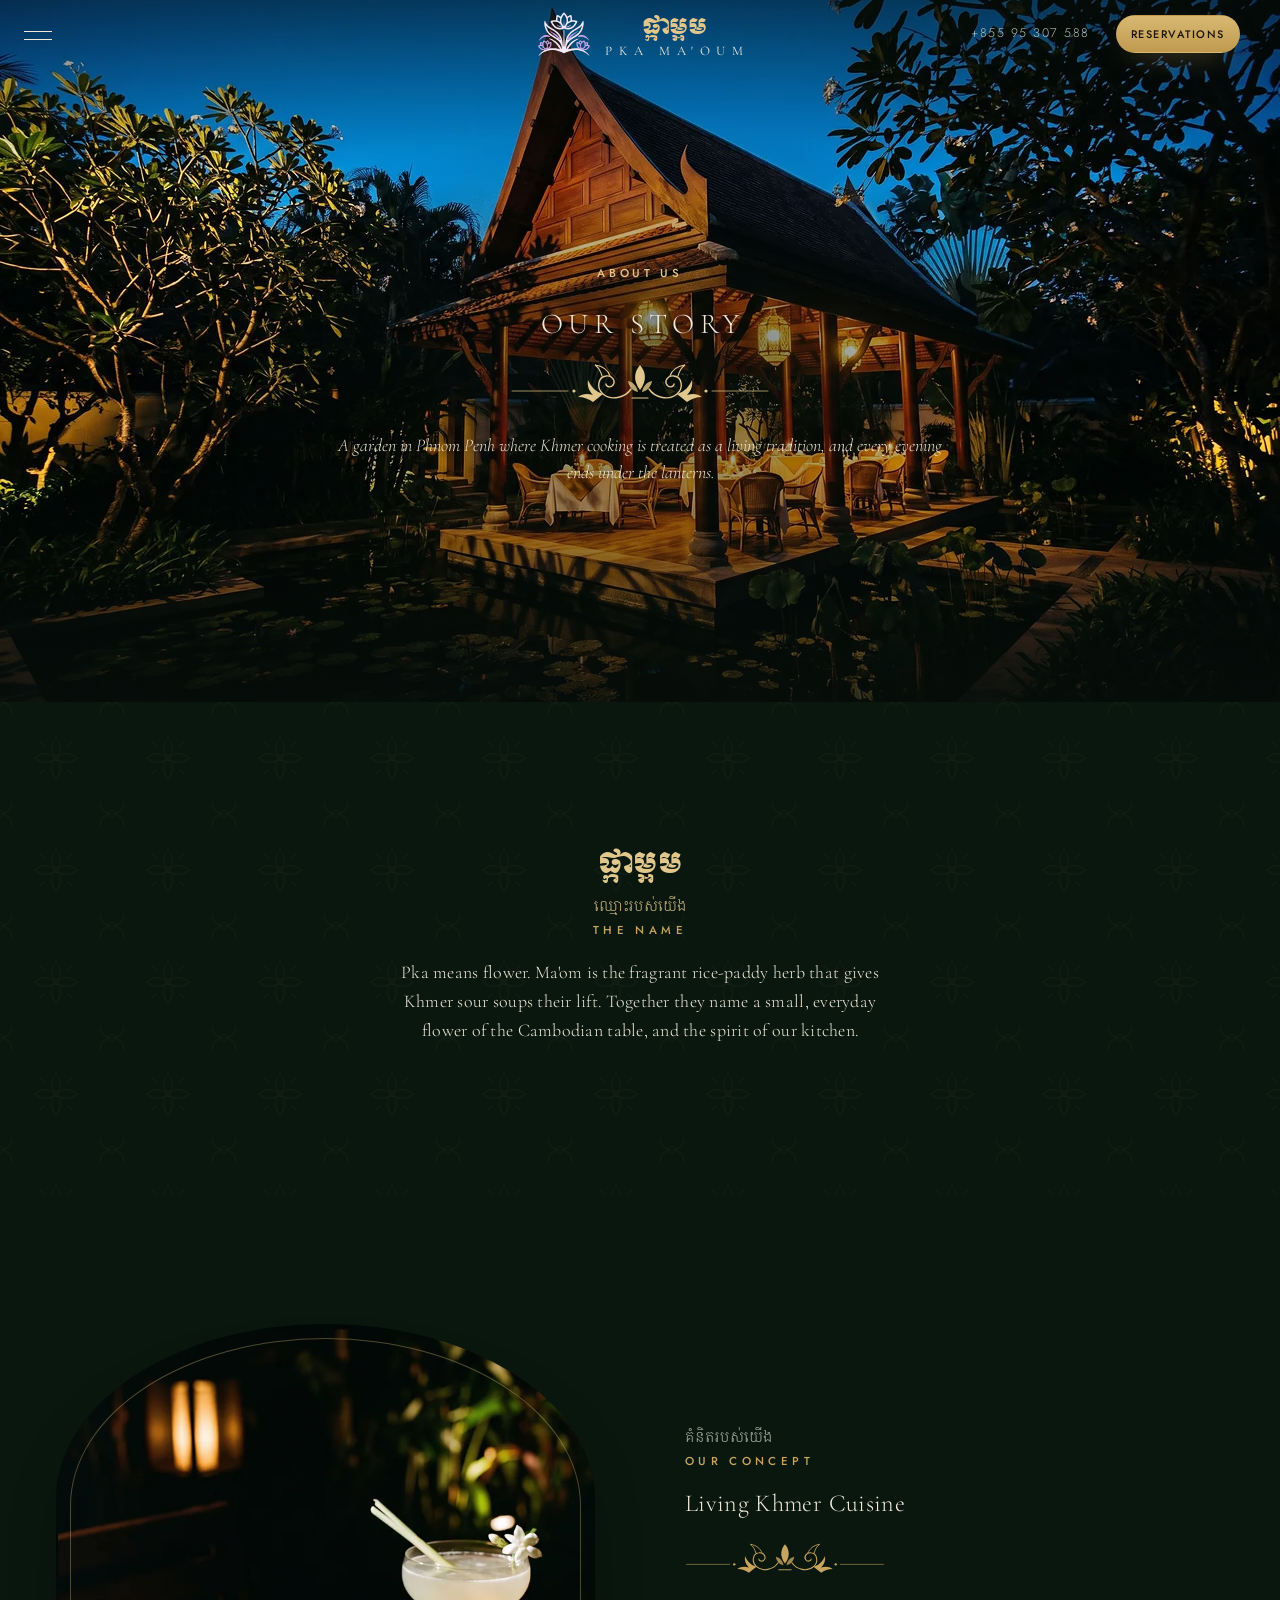
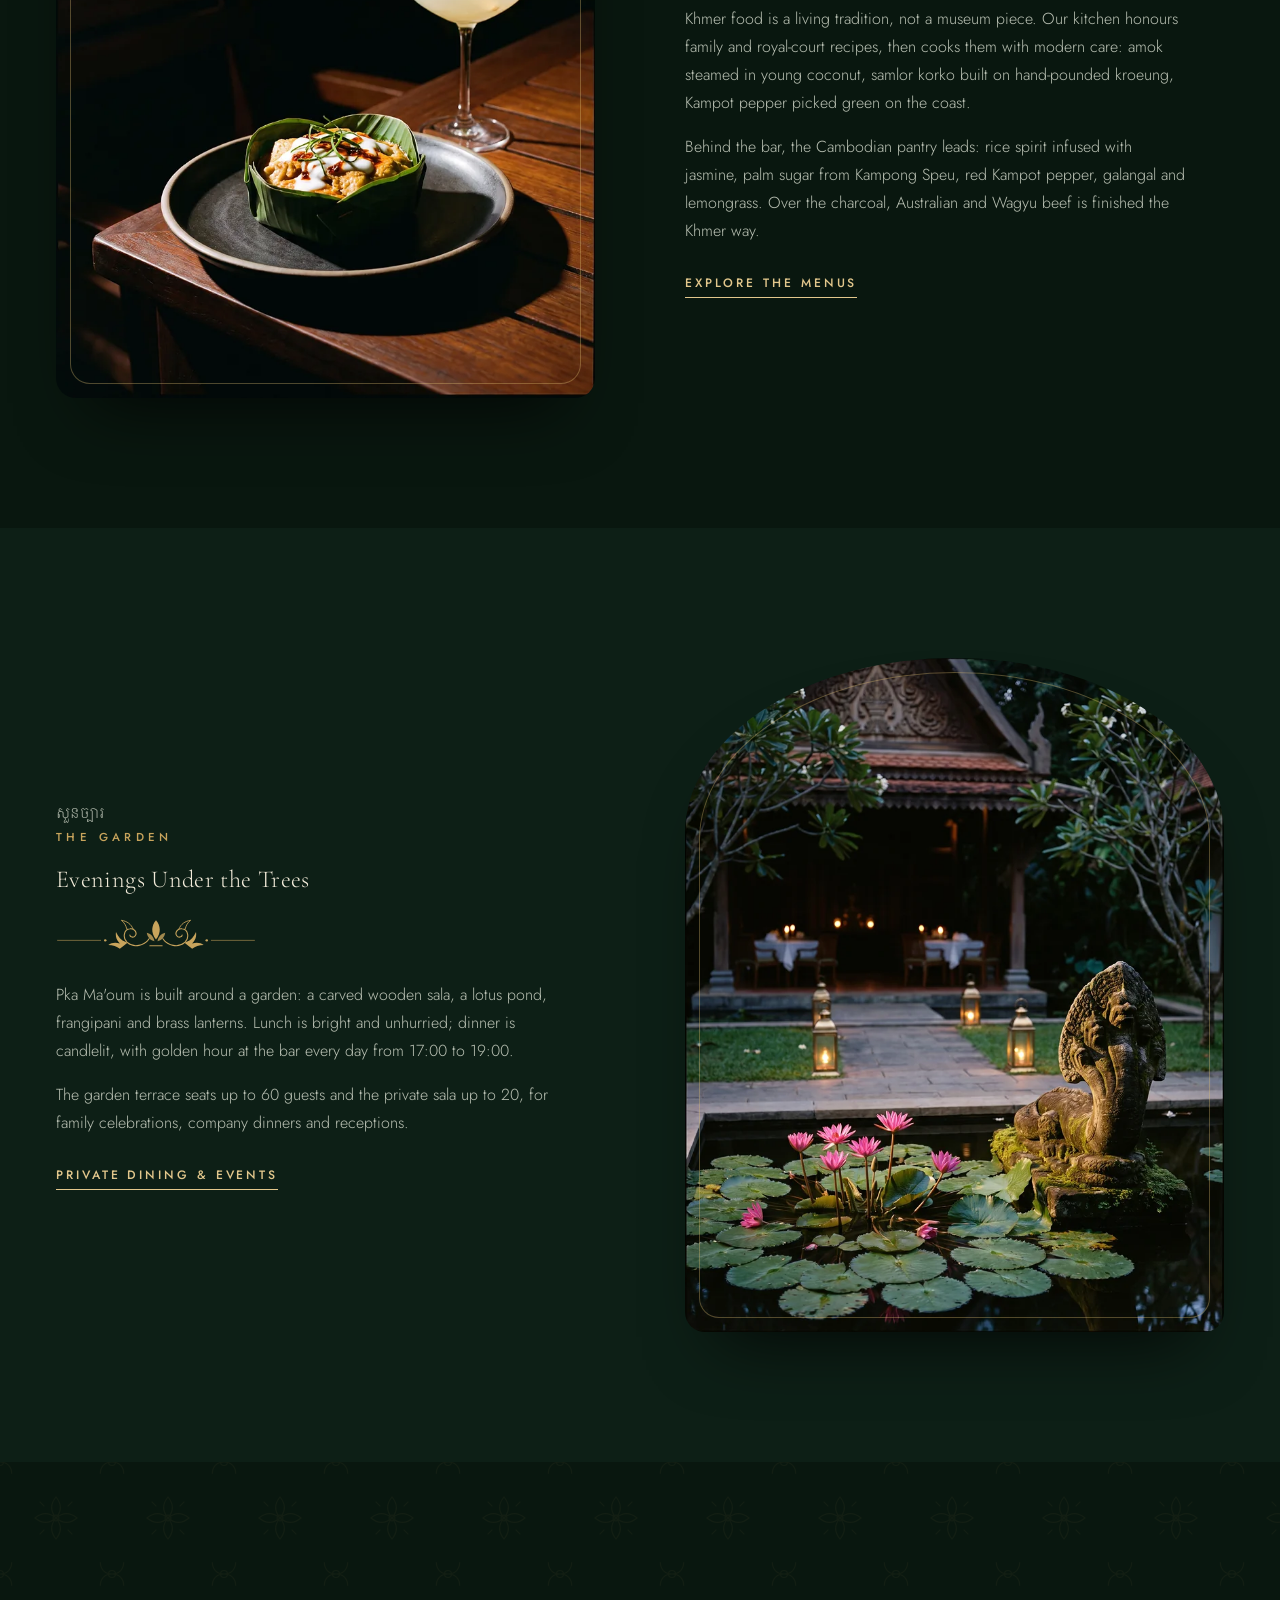
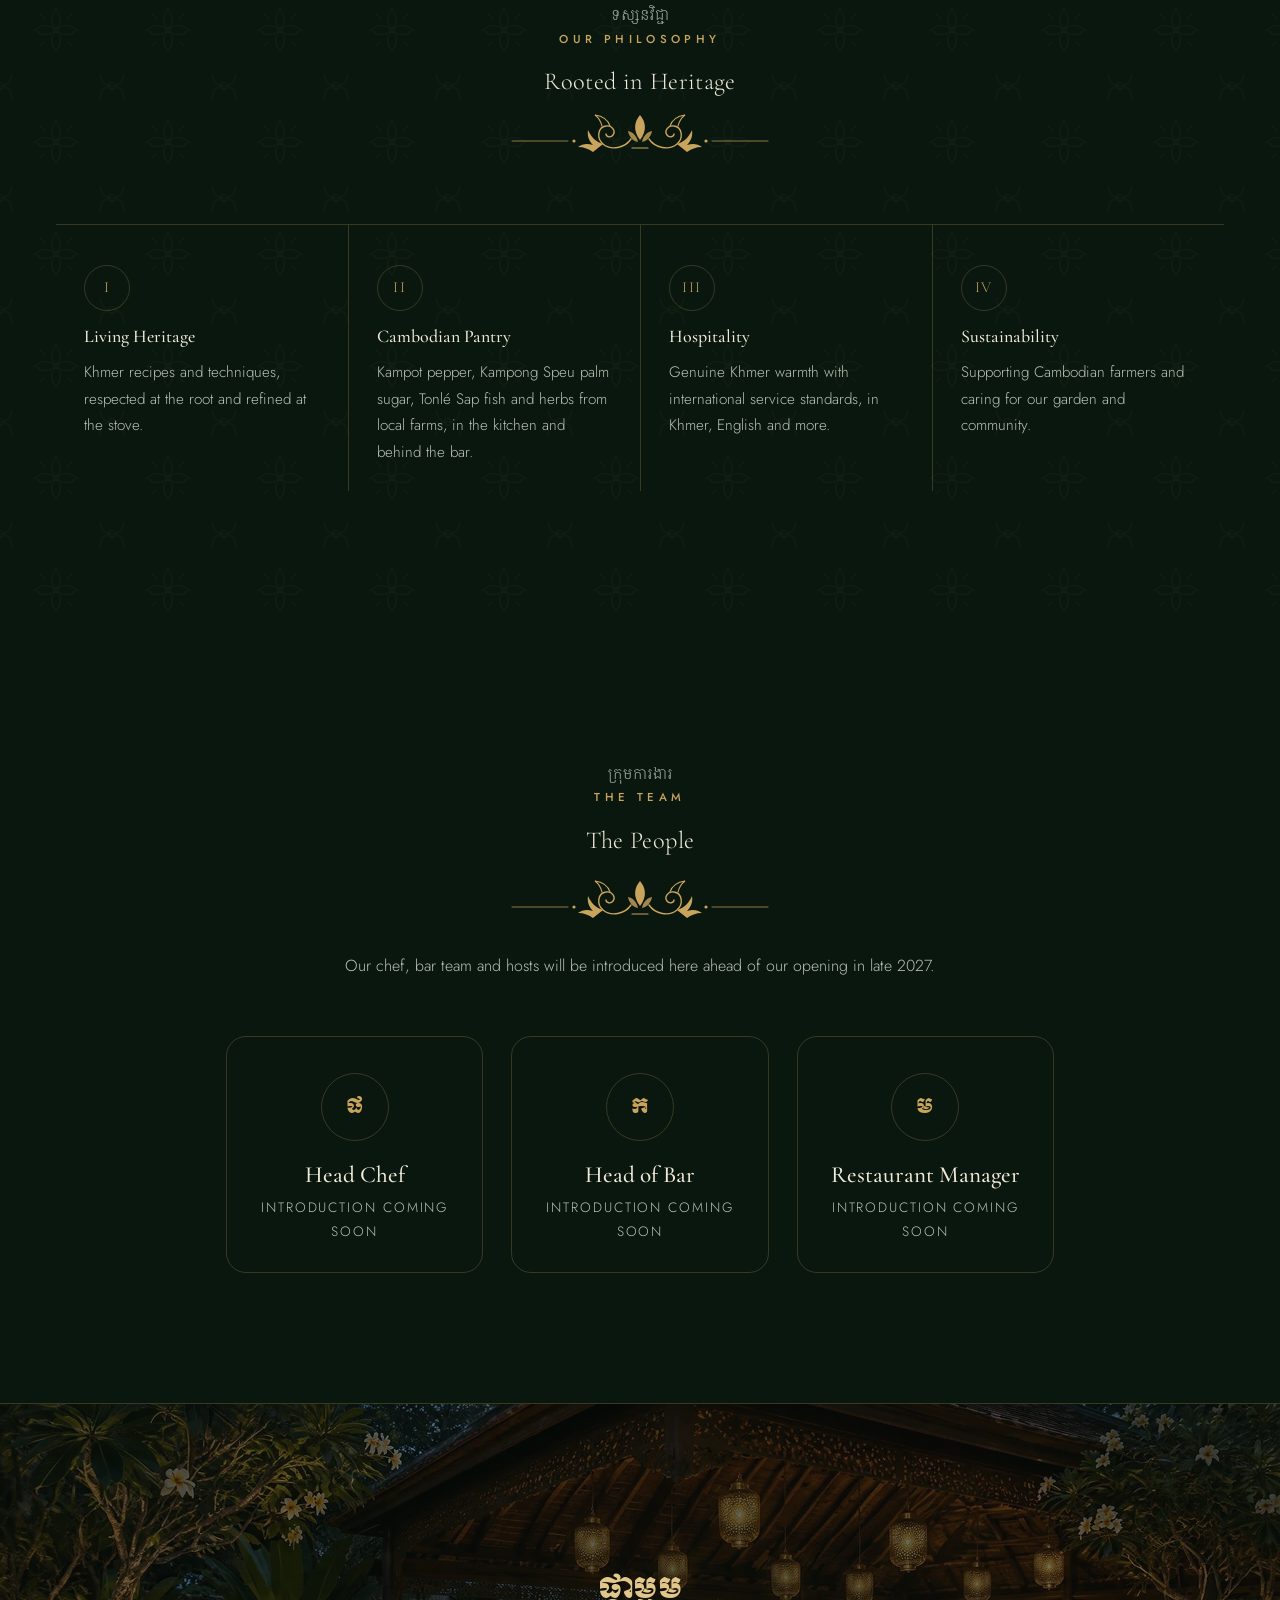
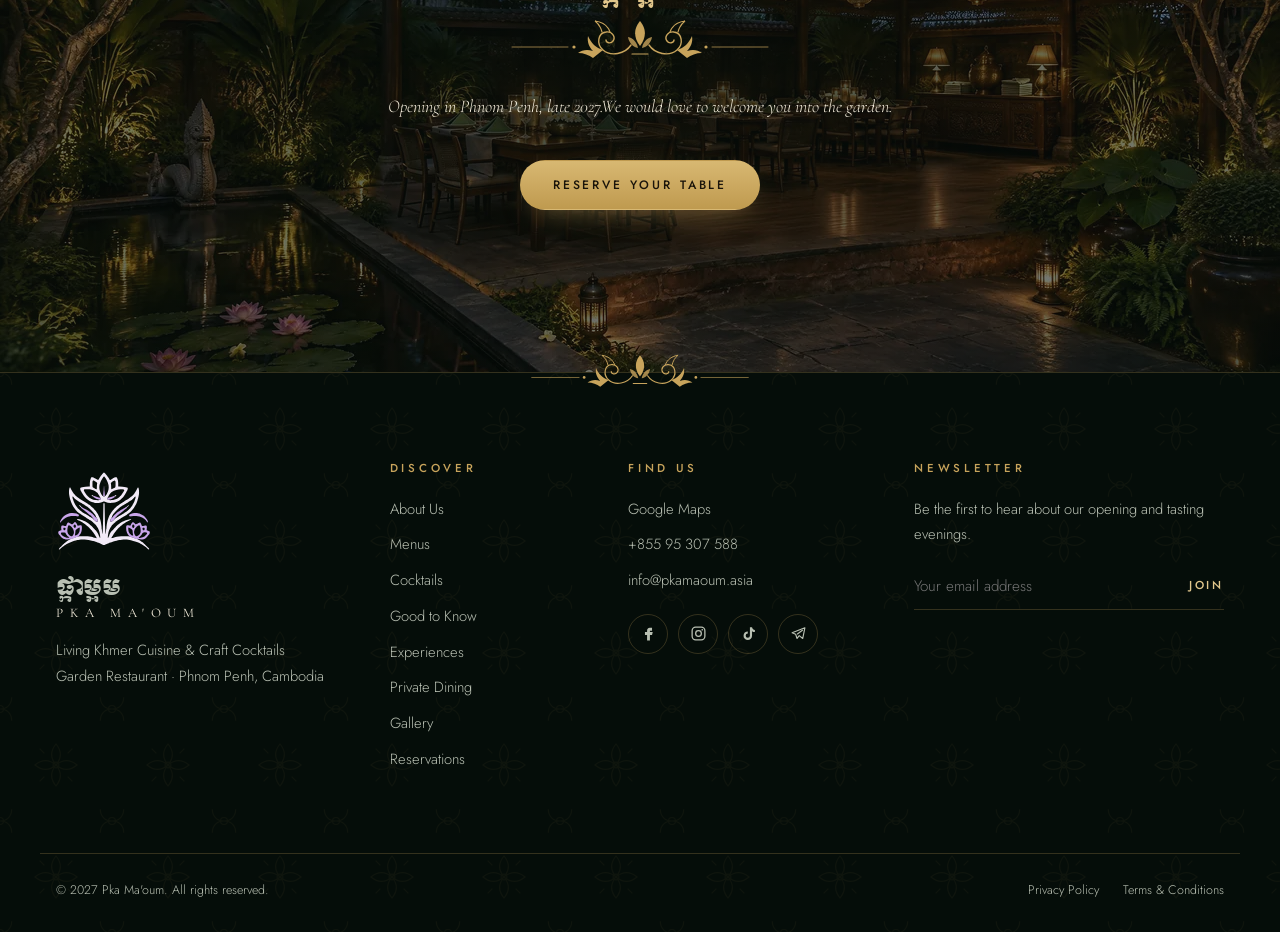
<file: website/about.html>
<!doctype html>
<html lang="en">
<head>
<meta charset="utf-8">
<meta name="viewport" content="width=device-width, initial-scale=1">
<title>About Us | Pka Ma'oum · Living Khmer Cuisine, Phnom Penh</title>
<meta name="description" content="The story of Pka Ma'oum (ផ្កាម្អម): a garden restaurant in Phnom Penh cooking living Khmer cuisine and pouring craft cocktails from the Cambodian pantry. Opening late 2027.">
<link rel="canonical" href="https://pka-maoum.netlify.app/about.html">
<meta name="theme-color" content="#0c1f16">
<meta property="og:type" content="restaurant">
<meta property="og:site_name" content="Pka Ma'oum">
<meta property="og:title" content="About Pka Ma'oum | Our Story">
<meta property="og:description" content="Modern Khmer cooking, craft cocktails on the Cambodian pantry and a lantern-lit garden in Phnom Penh.">
<meta property="og:url" content="https://pka-maoum.netlify.app/about.html">
<meta property="og:image" content="https://pka-maoum.netlify.app/images/hero-garden-1920.jpg">
<meta name="twitter:card" content="summary_large_image">
<link rel="icon" type="image/svg+xml" href="images/logo-emblem.svg">
<link rel="preconnect" href="https://fonts.googleapis.com">
<link rel="preconnect" href="https://fonts.gstatic.com" crossorigin>
<link href="https://fonts.googleapis.com/css2?family=Cormorant+Garamond:ital,wght@0,300;0,400;0,500;0,600;1,300;1,400&family=Jost:wght@300;400;500&family=Moul&family=Battambang:wght@400;700&display=swap" rel="stylesheet">
<link rel="preload" as="image" type="image/webp" imagesrcset="images/about-hero-800.webp 800w, images/about-hero-1280.webp 1280w, images/about-hero-1920.webp 1920w, images/about-hero-2752.webp 2752w" imagesizes="100vw">
<link rel="stylesheet" href="styles.css">
</head>
<body>
<a class="skip" href="#main">Skip to content</a>

<!-- ========== HEADER ========== -->
<header class="site-header">
  <div class="nav-wrap">
    <button class="nav-toggle" aria-expanded="false" aria-controls="main-nav" aria-label="Open menu"><span></span><span></span></button>
    <nav class="main-nav" id="main-nav" aria-label="Main">
      <a href="index.html">Home</a>
      <a href="about.html" class="active" aria-current="page">About Us</a>
      <a href="index.html#menus">Menus</a>
      <a href="index.html#menus-drinks">Cocktails</a>
      <a href="index.html#events">Private Dining</a>
      <a href="index.html#visit">Visit</a>
    </nav>
    <a href="index.html" class="brand" aria-label="Pka Ma'oum home">
      <img class="brand-mark" src="images/logo-emblem-light.svg" alt="" width="52" height="52">
      <span class="brand-text"><span class="brand-kh" lang="km">ផ្កាម្អម</span>
      <span class="brand-en">Pka Ma'oum</span></span>
    </a>
    <div class="nav-right">
      <a href="tel:+85595307588" class="nav-phone">+855 95 307 588</a>
      <a href="index.html#reserve" class="btn btn-gold btn-sm"><span class="lbl-lg">Reservations</span><span class="lbl-sm" aria-hidden="true">Book</span></a>
    </div>
  </div>
</header>

<main id="main">
<!-- ========== PAGE HERO ========== -->
<section class="page-hero" aria-labelledby="about-title">
  <div class="hero-media"><img fetchpriority="high" src="images/about-hero-1920.webp" srcset="images/about-hero-800.webp 800w, images/about-hero-1280.webp 1280w, images/about-hero-1920.webp 1920w, images/about-hero-2752.webp 2752w" sizes="100vw" alt="The lantern-lit Khmer garden pavilion over the lotus pond at blue hour"></div>
  <div class="hero-content">
    <p class="kicker">About Us</p>
    <h1 id="about-title">Our Story</h1>
    <span class="kbach" aria-hidden="true"></span>
    <p class="hero-lede">A garden in Phnom Penh where Khmer cooking is treated as a living tradition, and every evening ends under the lanterns.</p>
  </div>
</section>

<!-- ========== NAME ========== -->
<section class="intro about-name lattice" aria-labelledby="name-title">
  <div class="container narrow center reveal">
    <p class="name-kh" lang="km">ផ្កាម្អម</p>
    <p class="eyebrow-kh" lang="km" aria-hidden="true">ឈ្មោះរបស់យើង</p>
      <p class="eyebrow">The Name</p>
    <h2 id="name-title" class="statement">Pka means flower. Ma'om is the fragrant rice-paddy herb that gives Khmer sour soups their lift. Together they name a small, everyday flower of the Cambodian table, and the spirit of our kitchen.</h2>
  </div>
</section>

<!-- ========== CONCEPT ========== -->
<section class="about-split" aria-labelledby="concept-title">
  <div class="container split-grid">
    <figure class="split-img reveal"><img class="img-concept" src="images/about-concept-1200.webp" srcset="images/about-concept-480.webp 480w, images/about-concept-800.webp 800w, images/about-concept-1200.webp 1200w, images/about-concept-1856.webp 1856w" sizes="(max-width:900px) calc(100vw - 32px), 560px" alt="Fish amok in a banana-leaf cup beside a lemongrass craft cocktail" loading="lazy" decoding="async"></figure>
    <div class="split-body reveal">
      <p class="eyebrow-kh" lang="km" aria-hidden="true">គំនិតរបស់យើង</p>
      <p class="eyebrow">Our Concept</p>
      <h2 id="concept-title">Living Khmer Cuisine</h2>
      <span class="kbach" aria-hidden="true"></span>
      <p>Khmer food is a living tradition, not a museum piece. Our kitchen honours family and royal-court recipes, then cooks them with modern care: amok steamed in young coconut, samlor korko built on hand-pounded kroeung, Kampot pepper picked green on the coast.</p>
      <p>Behind the bar, the Cambodian pantry leads: rice spirit infused with jasmine, palm sugar from Kampong Speu, red Kampot pepper, galangal and lemongrass. Over the charcoal, Australian and Wagyu beef is finished the Khmer way.</p>
      <a href="index.html#menus" class="link-line">Explore the menus</a>
    </div>
  </div>
</section>

<section class="about-split alt" aria-labelledby="garden-title">
  <div class="container split-grid reverse">
    <figure class="split-img reveal"><img class="img-garden" src="images/about-garden-1200.webp" srcset="images/about-garden-480.webp 480w, images/about-garden-800.webp 800w, images/about-garden-1200.webp 1200w, images/about-garden-1856.webp 1856w" sizes="(max-width:900px) calc(100vw - 32px), 560px" alt="Lotus pond, naga statue and lantern-lit path to the dining pavilion" loading="lazy" decoding="async"></figure>
    <div class="split-body reveal">
      <p class="eyebrow-kh" lang="km" aria-hidden="true">សួនច្បារ</p>
      <p class="eyebrow">The Garden</p>
      <h2 id="garden-title">Evenings Under the Trees</h2>
      <span class="kbach" aria-hidden="true"></span>
      <p>Pka Ma'oum is built around a garden: a carved wooden sala, a lotus pond, frangipani and brass lanterns. Lunch is bright and unhurried; dinner is candlelit, with golden hour at the bar every day from 17:00 to 19:00.</p>
      <p>The garden terrace seats up to 60 guests and the private sala up to 20, for family celebrations, company dinners and receptions.</p>
      <a href="index.html#events" class="link-line">Private dining &amp; events</a>
    </div>
  </div>
</section>

<!-- ========== PHILOSOPHY ========== -->
<section class="philosophy lattice" aria-labelledby="phil-title">
  <div class="container">
    <header class="section-head center reveal">
      <p class="eyebrow-kh" lang="km" aria-hidden="true">ទស្សនវិជ្ជា</p>
      <p class="eyebrow">Our Philosophy</p>
      <h2 id="phil-title">Rooted in Heritage</h2>
      <span class="kbach" aria-hidden="true"></span>
    </header>
    <ul class="values reveal">
      <li><span>I</span><h3>Living Heritage</h3><p>Khmer recipes and techniques, respected at the root and refined at the stove.</p></li>
      <li><span>II</span><h3>Cambodian Pantry</h3><p>Kampot pepper, Kampong Speu palm sugar, Tonlé Sap fish and herbs from local farms, in the kitchen and behind the bar.</p></li>
      <li><span>III</span><h3>Hospitality</h3><p>Genuine Khmer warmth with international service standards, in Khmer, English and more.</p></li>
      <li><span>IV</span><h3>Sustainability</h3><p>Supporting Cambodian farmers and caring for our garden and community.</p></li>
    </ul>
  </div>
</section>

<!-- ========== TEAM (placeholder) ========== -->
<section class="about-team" aria-labelledby="team-title">
  <div class="container narrow center reveal">
    <p class="eyebrow-kh" lang="km" aria-hidden="true">ក្រុមការងារ</p>
      <p class="eyebrow">The Team</p>
    <h2 id="team-title">The People</h2>
      <span class="kbach" aria-hidden="true"></span>
    <p>Our chef, bar team and hosts will be introduced here ahead of our opening in late 2027.</p>
    <!-- PLACEHOLDER: add chef and team names, photos and short biographies before launch. -->
    <ul class="team-grid" aria-label="Team introductions coming soon">
      <li><span class="team-ph" aria-hidden="true">ផ</span><h3>Head Chef</h3><p>Introduction coming soon</p></li>
      <li><span class="team-ph" aria-hidden="true">ក</span><h3>Head of Bar</h3><p>Introduction coming soon</p></li>
      <li><span class="team-ph" aria-hidden="true">ម</span><h3>Restaurant Manager</h3><p>Introduction coming soon</p></li>
    </ul>
  </div>
</section>

<!-- ========== CLOSING ========== -->
<section class="closing" aria-label="Closing">
  <div class="closing-media" aria-hidden="true"><img src="images/hero-garden-1280.webp" srcset="images/hero-garden-768.webp 768w, images/hero-garden-1280.webp 1280w, images/hero-garden-1920.webp 1920w" sizes="100vw" alt="" loading="lazy" decoding="async"></div>
  <div class="container narrow center reveal">
    <p class="closing-kh" lang="km">ផ្កាម្អម</p>
    <span class="kbach" aria-hidden="true"></span>
    <p class="closing-line">Opening in Phnom Penh, late 2027.<br>We would love to welcome you into the garden.</p>
    <a href="index.html#reserve" class="btn btn-gold">Reserve Your Table</a>
  </div>
</section>
</main>

<!-- ========== FOOTER ========== -->
<footer class="site-footer lattice">
  <span class="foot-kbach" aria-hidden="true"></span>
  <div class="container foot-grid">
    <div class="foot-col">
      <a href="index.html" class="brand foot-brand" aria-label="Pka Ma'oum home">
        <img class="brand-mark" src="images/logo-emblem-light.svg" alt="" width="52" height="52">
        <span class="brand-text"><span class="brand-kh" lang="km">ផ្កាម្អម</span>
        <span class="brand-en">Pka Ma'oum</span></span>
      </a>
      <p>Living Khmer Cuisine &amp; Craft Cocktails<br>Garden Restaurant · Phnom Penh, Cambodia</p>
    </div>
    <div class="foot-col">
      <h2>Discover</h2>
      <ul>
        <li><a href="about.html">About Us</a></li>
        <li><a href="index.html#menus">Menus</a></li>
        <li><a href="index.html#menus-drinks">Cocktails</a></li>
        <li><a href="index.html#faq">Good to Know</a></li>
        <li><a href="index.html#experiences">Experiences</a></li>
        <li><a href="index.html#events">Private Dining</a></li>
        <li><a href="index.html#gallery">Gallery</a></li>
        <li><a href="index.html#reserve">Reservations</a></li>
      </ul>
    </div>
    <div class="foot-col">
      <h2>Find Us</h2>
      <ul>
        <li><a href="https://www.google.com/maps/search/?api=1&amp;query=Phnom+Penh+Cambodia" target="_blank" rel="noopener">Google Maps</a></li>
        <li><a href="tel:+85595307588">+855 95 307 588</a></li>
        <li><a href="mailto:info@pkamaoum.asia">info@pkamaoum.asia</a></li>
      </ul>
      <div class="foot-social" aria-label="Social media">
        <a href="#" aria-label="Facebook"><svg viewBox="0 0 24 24" aria-hidden="true"><path d="M14 8h3V4h-3c-3 0-4 2-4 4v2H7v4h3v8h4v-8h3l1-4h-4V8.5c0-.3.2-.5.5-.5Z" fill="currentColor"/></svg></a>
        <a href="#" aria-label="Instagram"><svg viewBox="0 0 24 24" aria-hidden="true"><rect x="3" y="3" width="18" height="18" rx="5" fill="none" stroke="currentColor" stroke-width="1.8"/><circle cx="12" cy="12" r="4" fill="none" stroke="currentColor" stroke-width="1.8"/><circle cx="17.3" cy="6.7" r="1.2" fill="currentColor"/></svg></a>
        <a href="#" aria-label="TikTok"><svg viewBox="0 0 24 24" aria-hidden="true"><path d="M14 3h3c.3 2 1.8 3.6 4 4v3c-1.6 0-3-.5-4-1.3V15a6 6 0 1 1-6-6v3a3 3 0 1 0 3 3Z" fill="currentColor"/></svg></a>
        <a href="#" aria-label="Telegram"><svg viewBox="0 0 24 24" aria-hidden="true"><path d="M21 4 3 11l5 2 2 6 3-4 5 4Zm-11 9 8-6" fill="none" stroke="currentColor" stroke-width="1.6" stroke-linejoin="round"/></svg></a>
      </div>
    </div>
    <form class="foot-col newsletter" novalidate>
      <h2><label for="n-email">Newsletter</label></h2>
      <p>Be the first to hear about our opening and tasting evenings.</p>
      <div class="nl-row"><input id="n-email" type="email" placeholder="Your email address" required><button type="submit">Join</button></div>
      <p class="nl-msg" role="status" aria-live="polite"></p>
    </form>
  </div>
  <div class="container foot-bottom">
    <p>© <span id="year">2027</span> Pka Ma'oum. All rights reserved.</p>
    <p><a href="#">Privacy Policy</a><a href="#">Terms &amp; Conditions</a></p>
  </div>
</footer>

<script src="script.js"></script>
</body>
</html>
</file>
<file: website/styles.css>
/* Pka Ma'oum: Khmer Garden Restaurant & Steakhouse */
:root{
  --forest-0:#08150f; --forest:#0c1f16; --forest-2:#12291e; --forest-3:#1b3828;
  --gold:#c9a24a; --gold-2:#dcbc72; --gold-ink:#8f6b22;
  --cream:#f5efe3; --cream-2:#ece3d1; --paper:#fbf8f1;
  --ink:#18241d; --muted:#5c665f; --line:#d8ccb3;
  --on-dark:#f1ead9; --on-dark-muted:#b9c0b3; --line-dark:rgba(201,162,74,.28);
  --display:"Cormorant Garamond","Palatino Linotype",Georgia,serif;
  --body:"Jost","Segoe UI",system-ui,sans-serif;
  --khmer:"Moul","Khmer OS Muol",serif;
  --khmer-body:"Battambang","Khmer OS",sans-serif;
  --gutter:max(16px,env(safe-area-inset-left,0px));
  --header-h:84px;
  --ease:cubic-bezier(.2,.7,.2,1);
}

*,*::before,*::after{box-sizing:border-box}
html{scroll-behavior:smooth;scroll-padding-top:calc(var(--header-h) - 8px);-webkit-text-size-adjust:100%}
body{margin:0;background:var(--forest);color:var(--on-dark);font:300 16px/1.75 var(--body);overflow-x:hidden;-webkit-font-smoothing:antialiased}
img{max-width:100%;display:block}
a{color:inherit}
h1,h2,h3{font-family:var(--display);font-weight:500;line-height:1.12;margin:0;text-wrap:balance}
p{margin:0 0 1em}
[lang="km"]{font-family:var(--khmer-body)}
.skip{position:absolute;left:-999px;top:8px;z-index:100;background:var(--gold);color:#1a1408;padding:10px 16px}
.skip:focus{left:8px}
:focus-visible{outline:2px solid var(--gold);outline-offset:3px}
.container{max-width:1200px;margin:0 auto;padding-left:var(--gutter);padding-right:max(16px,env(safe-area-inset-right,0px))}
.narrow{max-width:860px}
.center{text-align:center}
section{position:relative}

/* Type helpers */
.eyebrow{font:500 .72rem/1 var(--body);letter-spacing:.32em;text-transform:uppercase;color:var(--gold);margin:0 0 22px}
h2{font-size:clamp(2.1rem,4.4vw,3.4rem);letter-spacing:.01em;margin-bottom:22px}
.section-head{max-width:680px;margin:0 auto 64px}
.section-head p:not(.eyebrow){color:var(--on-dark-muted)}
.link-line{display:inline-block;font:500 .76rem/1 var(--body);letter-spacing:.24em;text-transform:uppercase;text-decoration:none;color:var(--gold-2);padding-bottom:8px;border-bottom:1px solid currentColor;transition:color .3s,letter-spacing .3s}
.link-line:hover{color:var(--on-dark);letter-spacing:.28em}

/* Buttons */
.btn{display:inline-flex;align-items:center;justify-content:center;gap:10px;min-height:48px;padding:0 30px;font:500 .76rem/1 var(--body);letter-spacing:.22em;text-transform:uppercase;text-decoration:none;border:1px solid transparent;border-radius:0;cursor:pointer;transition:background .3s,color .3s,border-color .3s}
.btn-sm{min-height:42px;padding:0 22px}
.lbl-sm{display:none}
.btn-gold{background:var(--gold);color:#17120a;border-color:var(--gold)}
.btn-gold:hover{background:transparent;color:var(--gold-2)}
.btn-ghost{border-color:rgba(241,234,217,.6);color:var(--on-dark);background:transparent}
.btn-ghost:hover{background:var(--on-dark);color:var(--forest)}

/* Header */
.site-header{position:fixed;inset:0 0 auto;z-index:50;height:var(--header-h);transition:background .4s,height .4s,box-shadow .4s}
.site-header.scrolled{--header-h:68px;height:68px;background:rgba(8,21,15,.94);backdrop-filter:blur(10px);box-shadow:0 1px 0 var(--line-dark)}
.nav-wrap{max-width:1360px;height:100%;margin:0 auto;padding:0 max(24px,var(--gutter));display:grid;grid-template-columns:1fr auto 1fr;align-items:center;gap:24px}
.main-nav{display:flex;gap:clamp(14px,1.6vw,28px)}
.main-nav a{white-space:nowrap;color:var(--on-dark);text-decoration:none;font-size:.74rem;font-weight:400;letter-spacing:.2em;text-transform:uppercase;position:relative;padding:8px 0}
.main-nav a::after{content:"";position:absolute;left:0;right:0;bottom:0;height:1px;background:var(--gold);transform:scaleX(0);transform-origin:left;transition:transform .35s var(--ease)}
.main-nav a:hover::after,.main-nav a.active::after{transform:scaleX(1)}
.brand{display:flex;flex-direction:column;align-items:center;line-height:1;text-decoration:none;color:var(--gold-2)}
.brand-kh{font-family:var(--khmer);font-size:1.4rem;line-height:1.6}
.brand-en{font-family:var(--display);font-size:.82rem;letter-spacing:.42em;text-transform:uppercase;margin-right:-.42em;color:var(--on-dark)}
.nav-right{display:flex;justify-content:flex-end;align-items:center;gap:26px}
.nav-phone{font-size:.78rem;letter-spacing:.12em;text-decoration:none;color:var(--on-dark-muted)}
.nav-phone:hover{color:var(--gold-2)}
.nav-toggle{display:none;background:none;border:0;width:44px;height:44px;padding:12px 8px;cursor:pointer}
.nav-toggle span{display:block;height:1px;background:var(--on-dark);margin:7px 0;transition:transform .3s}

/* Hero */
.hero{min-height:100svh;display:grid;align-items:center;overflow:hidden;background:var(--forest-0);color:var(--on-dark)}
.hero-media{position:absolute;inset:0;overflow:hidden;background:var(--forest-0)}
.hero-media img{width:100%;height:100%;object-fit:cover;object-position:50% 55%;transform:scale(1.06);animation:drift 24s var(--ease) forwards}
.hero-media::after{content:"";position:absolute;inset:0;background:radial-gradient(ellipse 62% 50% at 50% 54%,rgba(6,14,10,.68),rgba(6,14,10,.2) 72%,rgba(6,14,10,0)),linear-gradient(180deg,rgba(6,14,10,.72) 0%,rgba(6,14,10,.18) 26%,rgba(6,14,10,.22) 60%,rgba(6,14,10,.94) 100%)}
@keyframes drift{to{transform:scale(1)}}
/* Running video hero */
.hero-video{position:absolute;inset:0;width:100%;height:100%;object-fit:cover;opacity:0;transition:opacity 1.6s var(--ease)}
.hero-video.is-playing{opacity:1}
.hero-media::after{z-index:1}
.hero-content{z-index:2}
.hero-foot{z-index:2}
.hero-content>*{animation:rise 1.4s var(--ease) both}
.hero-content>:nth-child(2){animation-delay:.15s}
.hero-content>:nth-child(3){animation-delay:.3s}
.hero-content>:nth-child(4){animation-delay:.45s}
@keyframes rise{from{opacity:0;transform:translateY(24px)}}
.video-toggle{display:inline-flex;align-items:center;gap:10px;background:none;border:1px solid rgba(233,225,205,.35);border-radius:999px;color:var(--on-dark-muted);font:500 .62rem/1 var(--body);letter-spacing:.24em;text-transform:uppercase;padding:9px 14px;cursor:pointer;transition:border-color .3s,color .3s}
.video-toggle:hover,.video-toggle:focus-visible{border-color:var(--gold-2);color:var(--on-dark)}
.vt-icon{width:8px;height:10px;border-left:2px solid currentColor;border-right:2px solid currentColor}
.video-toggle[aria-pressed="true"] .vt-icon{border:0;border-left:8px solid currentColor;border-top:5px solid transparent;border-bottom:5px solid transparent;width:0;height:0}
.hero-content{position:relative;max-width:960px;width:100%;margin:0 auto;padding:calc(var(--header-h) + 40px) max(24px,var(--gutter)) 120px;text-align:center}
.kicker{text-shadow:0 1px 14px rgba(0,0,0,.7);font:500 .72rem/1.6 var(--body);letter-spacing:.32em;text-transform:uppercase;color:var(--gold-2);margin-bottom:26px}
.hero h1{font-size:clamp(1.25rem,5.4vw,3.6rem);font-weight:400;line-height:1.1;letter-spacing:.04em;white-space:nowrap;text-transform:uppercase;text-shadow:0 2px 40px rgba(0,0,0,.45)}
.hero-lede{text-shadow:0 1px 18px rgba(0,0,0,.6);max-width:520px;margin:30px auto 0;font-family:var(--display);font-style:italic;font-size:clamp(1.15rem,2vw,1.45rem);line-height:1.5;color:#e9e1cd}
.hero-actions{display:flex;flex-wrap:wrap;justify-content:center;gap:14px;margin-top:40px}
.hero-foot{position:absolute;left:0;right:0;bottom:0;max-width:1360px;margin:0 auto;padding:0 max(24px,var(--gutter)) 32px;display:flex;justify-content:space-between;align-items:flex-end;font-size:.7rem;letter-spacing:.32em;text-transform:uppercase;color:var(--on-dark-muted)}
.scroll-cue{width:1px;height:56px;background:linear-gradient(var(--gold),transparent);position:relative;overflow:hidden}
.scroll-cue::after{content:"";position:absolute;left:0;top:-20px;width:1px;height:20px;background:var(--on-dark);animation:cue 2.2s infinite}
@keyframes cue{to{top:60px}}

/* Intro */
.intro{padding:140px 0 110px;background:var(--forest)}
.lotus-mark{display:block;width:46px;margin:0 auto 26px;color:var(--gold)}
.statement{font-size:clamp(1.6rem,3.2vw,2.5rem);font-weight:400;line-height:1.35;margin-bottom:40px}

/* Marquee */
.marquee{overflow:hidden;padding:0 0 130px;background:var(--forest)}
.marquee-track{display:flex;gap:18px;width:max-content;animation:scroll 60s linear infinite}
.marquee:hover .marquee-track{animation-play-state:paused}
.marquee img{height:clamp(240px,32vw,420px);width:auto;object-fit:cover;aspect-ratio:3/4}
.marquee img:nth-child(even){aspect-ratio:4/3}
@keyframes scroll{to{transform:translateX(calc(-50% - 9px))}}

/* Menus (light) */
.menus{background:var(--cream);color:var(--ink);padding:130px 0}
.menus .eyebrow{color:var(--gold-ink)}
.menus .section-head p:not(.eyebrow){color:var(--muted)}
.tabs{display:flex;justify-content:center;flex-wrap:wrap;gap:6px 34px;margin:0 auto 56px;border-bottom:1px solid var(--line);max-width:900px}
.tabs button{background:none;border:0;padding:14px 2px;font:400 .76rem/1 var(--body);letter-spacing:.22em;text-transform:uppercase;color:var(--muted);cursor:pointer;position:relative}
.tabs button::after{content:"";position:absolute;left:0;right:0;bottom:-1px;height:2px;background:var(--gold);transform:scaleX(0);transition:transform .35s var(--ease)}
.tabs button[aria-selected="true"]{color:var(--ink)}
.tabs button[aria-selected="true"]::after{transform:scaleX(1)}
.menu-groups{max-width:1000px;margin:0 auto}
.menu-group+.menu-group{margin-top:64px}
.group-title{font:500 .74rem/1 var(--body);letter-spacing:.32em;text-transform:uppercase;color:var(--gold-ink);display:flex;align-items:center;gap:18px;margin-bottom:8px}
.menu-list+.group-title{margin-top:48px}
.group-title::after{content:"";flex:1;height:1px;background:var(--line)}
.menu-list{list-style:none;margin:0 auto;padding:0;display:grid;grid-template-columns:1fr 1fr;gap:0 72px}
.menu-list li{display:flex;justify-content:space-between;align-items:baseline;gap:20px;padding:22px 0;border-bottom:1px solid var(--line)}
.menu-list h4{font-family:var(--display);font-size:1.42rem;font-weight:500;line-height:1.2;margin:0}
.menu-list h4 span{display:block;font-size:.85rem;color:var(--gold-ink);margin-top:4px}
.menu-list h4 em,.tags em{font:500 .62rem/1 var(--body);letter-spacing:.18em;text-transform:uppercase;font-style:normal;color:var(--gold-ink);vertical-align:middle;margin-left:6px}
.menu-list p{margin:6px 0 0;color:var(--muted);font-size:.94rem;line-height:1.6}
.menu-list p.tags{margin-top:8px;display:flex;gap:6px;flex-wrap:wrap}
.tags abbr,.menu-legend abbr{display:inline-grid;place-items:center;min-width:24px;height:20px;padding:0 6px;border:1px solid var(--line);border-radius:10px;font:500 .6rem/1 var(--body);letter-spacing:.08em;color:var(--gold-ink);text-decoration:none;cursor:help}
.tags em{margin-left:0;align-self:center}
.price{font-family:var(--display);font-size:1.3rem;color:var(--ink);white-space:nowrap}
.panel-intro{max-width:640px;margin:0 auto 48px;text-align:center;font-family:var(--display);font-style:italic;font-size:1.25rem;line-height:1.55;color:var(--muted)}
.menu-legend{display:flex;justify-content:center;flex-wrap:wrap;gap:10px 28px;margin:56px 0 0;font-size:.8rem;color:var(--muted)}
.menu-legend span{display:inline-flex;align-items:center;gap:8px}
/* Tasting menu */
.tasting{max-width:760px;margin:0 auto;text-align:center;background:var(--paper);border:1px solid var(--line);padding:clamp(32px,6vw,68px) clamp(22px,5vw,64px);position:relative}
.tasting::before{content:"";position:absolute;inset:10px;border:1px solid var(--line);pointer-events:none}
.tasting-head h3{font-size:clamp(1.9rem,3.6vw,2.6rem);margin-bottom:16px}
.tasting-head p:not(.eyebrow){color:var(--muted);max-width:520px;margin:0 auto}
.tasting .eyebrow{color:var(--gold-ink);margin-bottom:16px}
.courses{list-style:none;margin:36px auto;padding:0;max-width:480px}
.courses li{font-family:var(--display);font-size:1.22rem;line-height:1.4;padding:12px 0;border-bottom:1px solid var(--line)}
.courses li:last-child{border-bottom:0}
.courses span{display:block;font:500 .64rem/1 var(--body);letter-spacing:.3em;color:var(--gold-ink);margin-bottom:6px}
.tasting-prices{display:grid;grid-template-columns:repeat(4,1fr);margin:0 0 36px;border-top:1px solid var(--line);border-bottom:1px solid var(--line)}
.tasting-prices div{padding:18px 8px}
.tasting-prices div+div{border-left:1px solid var(--line)}
.tasting-prices dt{font:500 .62rem/1.4 var(--body);letter-spacing:.2em;text-transform:uppercase;color:var(--muted)}
.tasting-prices dd{margin:6px 0 0;font-family:var(--display);font-size:1.6rem}
.btn-dark{background:var(--forest);color:var(--on-dark);border-color:var(--forest)}
.btn-dark:hover{background:transparent;color:var(--forest)}
.tab-panel{animation:fade .5s var(--ease)}
@keyframes fade{from{opacity:0;transform:translateY(8px)}}
.menu-note{text-align:center;margin:44px 0 0;font-size:.82rem;color:var(--muted);font-style:italic}

/* Experiences */
.experiences{padding:140px 0 60px;background:var(--forest)}

/* Private dining */
.events{padding:150px 0;background:var(--forest-0);overflow:hidden}
.events-media{position:absolute;inset:0;overflow:hidden}
.events-media img{width:100%;height:100%;object-fit:cover;object-position:30% 50%}
.events-media::after{content:"";position:absolute;inset:0;background:linear-gradient(90deg,rgba(6,14,10,.2),rgba(6,14,10,.75) 55%,rgba(6,14,10,.9))}
.events-card{position:relative;margin-left:auto;max-width:540px;background:rgba(10,24,17,.88);border:1px solid var(--line-dark);padding:clamp(32px,5vw,60px);backdrop-filter:blur(4px)}
.events-card p:not(.eyebrow){color:var(--on-dark-muted)}
.event-list{margin:30px 0 36px;padding:0}
.event-list div{padding:16px 0;border-top:1px solid var(--line-dark)}
.event-list dt{font-family:var(--display);font-size:1.25rem;color:var(--on-dark)}
.event-list dd{margin:2px 0 0;font-size:.9rem;color:var(--on-dark-muted)}

/* Philosophy */
.philosophy{padding:140px 0;background:var(--forest)}
.values{list-style:none;margin:0;padding:0;display:grid;grid-template-columns:repeat(4,1fr);border-top:1px solid var(--line-dark)}
.values li{padding:40px 28px 10px;border-left:1px solid var(--line-dark)}
.values li:first-child{border-left:0}
.values span{font-family:var(--display);color:var(--gold);letter-spacing:.2em}
.values h3{font-size:1.6rem;margin:14px 0 12px}
.values p{color:var(--on-dark-muted);font-size:.95rem}

/* Gallery */
.gallery{padding:130px 0;background:var(--forest-2)}
.gallery-grid{display:grid;grid-template-columns:repeat(4,1fr);grid-auto-rows:clamp(200px,20vw,280px);gap:14px;grid-auto-flow:dense}
.g-item{padding:0;border:0;background:none;cursor:zoom-in;overflow:hidden}
.g-item img{width:100%;height:100%;object-fit:cover;transition:transform .9s var(--ease)}
.g-item:hover img{transform:scale(1.04)}
.g-sign img{object-position:50% 40%}
.g-tall{grid-row:span 2}
.g-wide{grid-column:span 2}
.lightbox{border:0;padding:0;background:transparent;max-width:min(92vw,1100px)}
.lightbox::backdrop{background:rgba(4,10,7,.92)}
.lightbox img{max-height:86vh;width:auto;margin:auto}
.lb-close{position:fixed;top:16px;right:20px;width:48px;height:48px;background:none;border:1px solid var(--line-dark);color:var(--on-dark);font-size:1.6rem;cursor:pointer}

/* Reservations (light) */
.reserve{background:var(--cream);color:var(--ink);padding:130px 0}
.reserve .eyebrow{color:var(--gold-ink)}
.reserve-grid{display:grid;grid-template-columns:.85fr 1.15fr;gap:clamp(40px,7vw,100px);align-items:start}
.reserve-info p{color:var(--muted)}
.reserve-info h3{font-size:1.35rem;margin:34px 0 12px}
.policy{margin:0;padding:0;list-style:none}
.policy li{position:relative;padding:10px 0 10px 22px;border-bottom:1px solid var(--line);font-size:.94rem;color:var(--muted)}
.policy li::before{content:"";position:absolute;left:0;top:21px;width:8px;height:1px;background:var(--gold-ink)}
.reserve-alt{margin-top:28px}
.reserve-alt a{color:var(--ink);font-weight:400}
.book-form{display:grid;grid-template-columns:1fr 1fr;gap:22px 24px;background:var(--paper);padding:clamp(26px,4vw,48px);border:1px solid var(--line)}
.field{display:flex;flex-direction:column;gap:8px}
.field.full,.full{grid-column:1/-1}
.field label{font:500 .68rem/1 var(--body);letter-spacing:.2em;text-transform:uppercase;color:var(--muted)}
.field small{text-transform:none;letter-spacing:0;font-weight:300}
.field input,.field select,.field textarea{font:300 1rem/1.4 var(--body);color:var(--ink);background:transparent;border:0;border-bottom:1px solid var(--line);padding:10px 0;border-radius:0;width:100%}
.field select{appearance:none;background:url("data:image/svg+xml,%3Csvg xmlns='http://www.w3.org/2000/svg' viewBox='0 0 12 8'%3E%3Cpath d='M1 1l5 5 5-5' fill='none' stroke='%238f6b22' stroke-width='1.4'/%3E%3C/svg%3E") right 4px center/11px no-repeat;padding-right:24px}
.field input:focus,.field select:focus,.field textarea:focus{outline:none;border-bottom-color:var(--gold-ink)}
.field.invalid input,.field.invalid select{border-bottom-color:#b3422e}
.form-foot{display:flex;flex-wrap:wrap;align-items:center;gap:18px;margin-top:8px}
.form-foot .btn-gold:hover{color:var(--gold-ink)}
.form-msg{margin:0;font-size:.92rem}
.form-msg.ok{color:#2d6a43}
.form-msg.err{color:#b3422e}

/* Good to know */
.faq{padding:130px 0;background:var(--forest-2)}
.faq-list{border-top:1px solid var(--line-dark)}
.faq details{border-bottom:1px solid var(--line-dark)}
.faq summary{list-style:none;cursor:pointer;display:flex;justify-content:space-between;align-items:center;gap:20px;padding:24px 0;font-family:var(--display);font-size:clamp(1.2rem,2.2vw,1.45rem);color:var(--on-dark)}
.faq summary::-webkit-details-marker{display:none}
.faq summary::after{content:"+";font:300 1.6rem/1 var(--body);color:var(--gold);transition:transform .3s var(--ease)}
.faq details[open] summary::after{transform:rotate(45deg)}
.faq details p{color:var(--on-dark-muted);max-width:680px;margin:0 0 26px}

/* Visit */
.visit{padding:130px 0 100px;background:var(--forest)}
.visit-grid{display:grid;grid-template-columns:1fr 1fr;gap:clamp(40px,7vw,100px);align-items:end}
address{font-style:normal;font-family:var(--display);font-size:1.6rem;line-height:1.4;margin-bottom:18px}
address small{display:block;font-family:var(--body);font-size:.85rem;color:var(--on-dark-muted)}
.visit-contact{display:flex;flex-direction:column;gap:4px;margin-bottom:32px}
.visit-contact a{text-decoration:none;color:var(--gold-2)}
.hours{width:100%;border-collapse:collapse}
.hours caption{text-align:left;font:500 .72rem/1 var(--body);letter-spacing:.32em;text-transform:uppercase;color:var(--gold);padding-bottom:18px}
.hours th,.hours td{padding:18px 0;border-top:1px solid var(--line-dark);text-align:left;font-weight:300}
.hours th{font-family:var(--display);font-size:1.25rem;font-weight:500}
.hours td{text-align:right;color:var(--on-dark-muted)}

/* Closing */
.closing{padding:120px 0 140px;background:var(--forest);border-top:1px solid var(--line-dark)}
.closing-kh{font-family:var(--khmer);font-size:clamp(2.4rem,6vw,4rem);line-height:1.7;color:var(--gold-2);margin:0}
.closing-line{font-family:var(--display);font-style:italic;font-size:clamp(1.3rem,2.6vw,1.9rem);line-height:1.45;margin:10px 0 40px}

/* Footer */
.site-footer{background:var(--forest-0);padding:90px 0 30px;font-size:.92rem}
.foot-grid{display:grid;grid-template-columns:1.2fr .8fr 1fr 1.3fr;gap:48px}
.foot-col h2{font:500 .72rem/1 var(--body);letter-spacing:.32em;text-transform:uppercase;color:var(--gold);margin-bottom:22px}
.foot-col ul{list-style:none;margin:0;padding:0}
.foot-col li{margin-bottom:10px}
.foot-col a{text-decoration:none;color:var(--on-dark-muted);transition:color .3s}
.foot-col a:hover{color:var(--gold-2)}
.foot-col p{color:var(--on-dark-muted)}
.foot-brand{align-items:flex-start;margin-bottom:18px}
.foot-brand .brand-en{margin-right:0}
.foot-social{display:flex;gap:10px;margin-top:20px}
.foot-social a{display:grid;place-items:center;width:40px;height:40px;border:1px solid var(--line-dark)}
.foot-social svg{width:17px;height:17px}
.nl-row{display:flex;border-bottom:1px solid var(--line-dark)}
.nl-row input{flex:1;min-width:0;background:transparent;border:0;color:var(--on-dark);font:300 .95rem var(--body);padding:12px 0}
.nl-row input:focus{outline:none}
.nl-row button{background:none;border:0;color:var(--gold-2);font:500 .72rem/1 var(--body);letter-spacing:.24em;text-transform:uppercase;cursor:pointer;padding:0 0 0 14px}
.nl-msg{font-size:.85rem;margin-top:10px}
.foot-bottom{display:flex;justify-content:space-between;flex-wrap:wrap;gap:12px;margin-top:70px;padding-top:26px;border-top:1px solid var(--line-dark);font-size:.78rem;color:var(--on-dark-muted)}
.foot-bottom p{margin:0}
.foot-bottom p:last-child{display:flex;gap:24px}
.foot-bottom a{text-decoration:none}
.foot-bottom a:hover{color:var(--gold-2)}

/* Reveal */
.js .reveal{opacity:0;transform:translateY(28px);transition:opacity 1s var(--ease),transform 1s var(--ease)}
.js .reveal.in{opacity:1;transform:none}

/* Responsive */
@media (max-width:1100px){
  .nav-phone{display:none}
  .main-nav{gap:16px}
  .main-nav a{letter-spacing:.14em;font-size:.7rem}
  .values{grid-template-columns:1fr 1fr}
  .values li:nth-child(3){border-left:0}
  .foot-grid{grid-template-columns:1fr 1fr}
}
@media (max-width:1360px){  :root{--header-h:68px}
  .nav-wrap{grid-template-columns:auto 1fr auto;padding:0 var(--gutter)}
  .site-header .brand{position:absolute;left:50%;top:50%;transform:translate(-50%,-50%)}
  .nav-wrap{position:relative}
  .nav-toggle{display:block}
  .main-nav{position:fixed;inset:var(--header-h) 0 auto;flex-direction:column;gap:0;padding:10px var(--gutter) 30px;background:rgba(8,21,15,.98);border-top:1px solid var(--line-dark);transform:translateY(-12px);opacity:0;visibility:hidden;transition:opacity .3s,transform .3s,visibility .3s}
  .main-nav a{padding:16px 0;border-bottom:1px solid var(--line-dark);font-size:.82rem}
  .main-nav a::after{display:none}
  .nav-open .main-nav{opacity:1;transform:none;visibility:visible}
  .nav-open .site-header{background:rgba(8,21,15,.98)}
  .nav-open .nav-toggle span:first-child{transform:translateY(4px) rotate(45deg)}
  .nav-open .nav-toggle span:last-child{transform:translateY(-4px) rotate(-45deg)}
  .nav-right .btn-sm{padding:0 14px;letter-spacing:.14em;font-size:.68rem;min-height:38px}
}
@media (max-width:900px){
  .hero-media img{object-position:50% 50%}
  .hero-media::after{background:linear-gradient(180deg,rgba(6,14,10,.7),rgba(6,14,10,.45) 40%,rgba(6,14,10,.55) 70%,rgba(6,14,10,.92))}

  .menu-list{grid-template-columns:1fr}
  .tasting-prices{grid-template-columns:1fr 1fr}
  .tasting-prices div:nth-child(3){border-left:0}
  .tasting-prices div:nth-child(n+3){border-top:1px solid var(--line)}
  .reserve-grid,.visit-grid{grid-template-columns:1fr}
  .events-media::after{background:rgba(6,14,10,.6)}
  .events-card{margin:0 auto}
  .gallery-grid{grid-template-columns:1fr 1fr;grid-auto-rows:180px}
}
@media (max-width:560px){
  .intro,.menus,.experiences,.events,.philosophy,.gallery,.reserve,.visit,.faq{padding-top:90px;padding-bottom:90px}
  .experiences{padding-bottom:20px}
  .marquee{padding-bottom:90px}
  .brand-kh{font-size:1rem}
  .lbl-lg{display:none}
  .lbl-sm{display:inline}
  .brand-en{font-size:.7rem;letter-spacing:.32em;margin-right:-.32em}
  .hero-actions .btn{flex:1 1 100%}
  .video-toggle{padding:10px 12px}
  .vt-label{position:absolute;width:1px;height:1px;overflow:hidden;clip:rect(0 0 0 0);white-space:nowrap}
  .tabs{gap:0 18px;flex-wrap:nowrap;justify-content:flex-start;overflow-x:auto;scrollbar-width:none;margin-left:calc(-1*var(--gutter));margin-right:-16px;padding:0 16px}
  .tabs::-webkit-scrollbar{display:none}
  .tabs button{white-space:nowrap;flex:none}
  .menu-list h4{font-size:1.28rem}
  .book-form{grid-template-columns:1fr}
  .values{grid-template-columns:1fr}
  .values li{border-left:0;border-bottom:1px solid var(--line-dark);padding:28px 0}
  .foot-grid{grid-template-columns:1fr}
  .gallery-grid{grid-auto-rows:140px}
  .hours td{font-size:.9rem}
}
@media (prefers-reduced-motion:reduce){
  *,*::before,*::after{animation:none!important;transition:none!important}
  html{scroll-behavior:auto}
  .js .reveal{opacity:1;transform:none}
  .marquee{overflow-x:auto}
}

/* Steakhouse */
.steakhouse{padding:20px 0 140px;background:var(--forest)}
.steak-grid{max-width:1360px;margin:0 auto;padding:0 var(--gutter);display:grid;grid-template-columns:1.15fr 1fr;gap:clamp(36px,5vw,80px);align-items:center}
.steak-media{display:grid;gap:14px}
.steak-media figure{margin:0;overflow:hidden;background:var(--forest-0)}
.steak-media img{display:block;width:100%;height:100%;object-fit:cover;transition:transform 1.6s var(--ease)}
.steak-media figure:hover img{transform:scale(1.04)}
.steak-main{aspect-ratio:4/3}
.steak-details{display:grid;grid-template-columns:repeat(3,1fr);gap:14px}
.steak-details figure{aspect-ratio:1}
.steak-details img{transform:scale(2.2)}
.steak-details figure:hover img{transform:scale(2.3)}
.steak-copy h2{font-size:clamp(2.2rem,4.4vw,3.6rem);font-weight:400;line-height:1.08;margin:0 0 24px}
.steak-lede{color:var(--on-dark-muted);margin:0 0 34px}
.cuts{list-style:none;margin:0 0 26px;padding:0;border-top:1px solid var(--line-dark)}
.cuts li{display:grid;grid-template-columns:1fr auto;grid-template-areas:"name price" "meta price";column-gap:20px;padding:15px 0;border-bottom:1px solid var(--line-dark)}
.cut-name{grid-area:name;font-family:var(--display);font-size:1.45rem;line-height:1.2;color:var(--on-dark)}
.cut-meta{grid-area:meta;font-size:.72rem;letter-spacing:.16em;text-transform:uppercase;color:var(--on-dark-muted)}
.cut-price{grid-area:price;align-self:center;font-family:var(--display);font-size:1.5rem;color:var(--gold-2)}
.steak-sauces{font-size:.92rem;color:var(--on-dark-muted);margin:0 0 34px}
.steak-sauces strong{color:var(--gold-2);font-weight:500}
.steak-actions{display:flex;flex-wrap:wrap;gap:14px}
@media (max-width:900px){
  .steak-grid{grid-template-columns:1fr}
  .steakhouse{padding-bottom:100px}
  .steak-copy{order:-1}
}
@media (max-width:560px){
  .steak-actions .btn{flex:1 1 100%}
  .steak-details{gap:8px}.steak-media{gap:8px}
}

/* Experiences: cinematic inset panels */
.experiences{padding:140px 0 clamp(14px,2vw,30px)}
.panels{display:grid;gap:clamp(14px,2vw,30px);padding:0 clamp(14px,2vw,30px)}
.panel{position:relative;min-height:min(92vh,900px);display:flex;align-items:flex-end;justify-content:center;overflow:hidden;isolation:isolate;background:var(--forest-0)}
.panel-img{position:absolute;inset:0;margin:0;z-index:-1}
.panel-img img{width:100%;height:100%;object-fit:cover;transform:scale(1.08);transition:transform 2.4s var(--ease)}
.panel.in .panel-img img{transform:scale(1)}
.panel:hover .panel-img img{transform:scale(1.03)}
.panel-img::after{content:"";position:absolute;inset:0;background:radial-gradient(ellipse 55% 45% at 50% 78%,rgba(6,14,10,.55),rgba(6,14,10,0) 75%),linear-gradient(180deg,rgba(6,14,10,.35) 0%,rgba(6,14,10,0) 28%,rgba(6,14,10,.2) 50%,rgba(6,14,10,.9) 100%)}
.panel::before{content:"";position:absolute;inset:clamp(12px,1.6vw,22px);border:1px solid rgba(220,188,114,.28);pointer-events:none;z-index:1}
.panel-body{position:relative;z-index:2;max-width:620px;text-align:center;padding:0 24px clamp(64px,9vh,110px)}
.panel-num{font-family:var(--display);font-size:1rem;letter-spacing:.3em;color:var(--gold-2);margin-bottom:14px}
.panel h3{font-size:clamp(2.4rem,5.4vw,4.4rem);font-weight:400;margin-bottom:18px;text-shadow:0 2px 24px rgba(0,0,0,.5)}
.panel-body p:not(.panel-num){color:#e6e0d0;font-size:1.02rem;margin:0 auto 30px;max-width:520px;text-shadow:0 1px 14px rgba(0,0,0,.6)}
.js .panel.reveal{opacity:1;transform:none}
.js .panel.reveal .panel-body{opacity:0;transform:translateY(30px);transition:opacity 1.2s var(--ease) .25s,transform 1.2s var(--ease) .25s}
.js .panel.reveal.in .panel-body{opacity:1;transform:none}
/* Closing: image backdrop */
.closing{overflow:hidden;isolation:isolate}
.closing-media{position:absolute;inset:0;z-index:-1}
.closing-media img{width:100%;height:100%;object-fit:cover;object-position:50% 60%}
.closing-media::after{content:"";position:absolute;inset:0;background:radial-gradient(ellipse 60% 70% at 50% 50%,rgba(6,14,10,.78),rgba(6,14,10,.55) 70%,rgba(6,14,10,.7))}
.closing{padding:clamp(140px,18vh,200px) 0}
@media (max-width:900px){
  .experiences{padding-top:90px}
  .panel{min-height:78vh}
  .panel-body{padding-bottom:56px}
  .panel-body p:not(.panel-num){font-size:.95rem}
}
@media (prefers-reduced-motion:reduce){
  .panel-img img,.panel.in .panel-img img{transform:none;transition:none}
  .js .panel.reveal .panel-body{opacity:1;transform:none}
}

/* ===== About page ===== */
.page-hero{position:relative;min-height:78svh;display:grid;align-items:center;overflow:hidden;background:var(--forest-0);color:var(--on-dark);text-align:center}
.page-hero .hero-media{position:absolute;inset:0}
.page-hero .hero-media img{width:100%;height:100%;object-fit:cover;object-position:55% 60%;animation:none;transform:none}
.page-hero .hero-media::after{content:"";position:absolute;inset:0;background:radial-gradient(ellipse 50% 42% at 50% 54%,rgba(6,14,10,.62),rgba(6,14,10,0) 85%),linear-gradient(180deg,rgba(6,14,10,.6),rgba(6,14,10,0) 26%,rgba(6,14,10,0) 66%,rgba(6,14,10,.85))}
.page-hero .hero-content{position:relative;z-index:1;max-width:820px;margin:0 auto;padding:calc(var(--header-h) + 60px) 24px 80px}
.page-hero .hero-content{text-shadow:0 2px 24px rgba(0,0,0,.65),0 1px 3px rgba(0,0,0,.5)}
.page-hero h1{font-size:clamp(3rem,7vw,5.6rem);font-weight:400;letter-spacing:.02em;margin:0 0 22px}
.page-hero .hero-lede{font-family:var(--display);font-style:italic;font-size:clamp(1.15rem,2vw,1.5rem);line-height:1.5;color:#e9e2d0;max-width:620px;margin:0 auto}
.name-kh{font-family:var(--khmer);font-size:clamp(2.6rem,7vw,4.4rem);line-height:1.7;color:var(--gold-2);margin:0 0 6px}
.about-split{padding:130px 0;background:var(--forest)}
.about-split.alt{background:var(--forest-2)}
.split-grid{display:grid;grid-template-columns:1fr 1fr;gap:clamp(40px,7vw,110px);align-items:center}
.split-grid.reverse .split-img{order:2}
.split-img{margin:0;position:relative;aspect-ratio:4/5;overflow:hidden;box-shadow:0 40px 70px -35px rgba(0,0,0,.8)}
.split-img img{width:100%;height:100%;object-fit:cover}
.split-img .img-concept{object-position:50% 70%}
.split-img .img-garden{object-position:50% 75%}
.split-img::after{content:"";position:absolute;inset:14px;border:1px solid rgba(220,188,114,.35);pointer-events:none}
.split-body h2{font-size:clamp(2.1rem,3.8vw,3.1rem)}
.split-body p:not(.eyebrow){color:var(--on-dark-muted);max-width:500px}
.split-body .link-line{margin-top:16px}
.about-team{padding:130px 0;background:var(--forest)}
.about-team > .container > p:not(.eyebrow){color:var(--on-dark-muted)}
.team-grid{list-style:none;margin:56px 0 0;padding:0;display:grid;grid-template-columns:repeat(3,1fr);gap:28px}
.team-grid li{border:1px solid var(--line-dark);padding:36px 20px 28px}
.team-ph{display:grid;place-items:center;width:84px;height:84px;margin:0 auto 20px;border-radius:50%;border:1px solid var(--line-dark);font-family:var(--khmer);font-size:1.6rem;color:var(--gold);line-height:1}
.team-grid h3{font-size:1.45rem;margin-bottom:6px}
.team-grid p{color:var(--on-dark-muted);font-size:.85rem;letter-spacing:.14em;text-transform:uppercase;margin:0}
.main-nav a.active{color:var(--gold-2)}
@media (max-width:900px){
  .page-hero{min-height:70svh}
  .about-split,.about-team{padding:90px 0}
  .split-grid,.split-grid.reverse{grid-template-columns:1fr;gap:40px}
  .split-grid.reverse .split-img{order:0}
  .split-img{aspect-ratio:4/3}
  .team-grid{grid-template-columns:1fr;max-width:340px;margin-left:auto;margin-right:auto}
}

/* =====================================================================
   Khmer Elegance layer (2026-11 redesign)
   Deep garden green, antique gold and laterite; thin wide-spaced capitals;
   Kbach ornaments (images/kbach*.svg) and Angkor-arch frames.
   ===================================================================== */
:root{
  --forest-0:#050d09; --forest:#09170f; --forest-2:#0d1f16; --forest-3:#163023;
  --gold:#c8a45c; --gold-2:#e2c78c; --gold-ink:#8a6526;
  --laterite:#a35c3d; --sandstone:#efe5d1;
  --cream:#f3ecdd; --paper:#faf6ec;
  --line-dark:rgba(200,164,92,.24);
  --radius:20px;
}
body{background:var(--forest)}
h1,h2{font-weight:300}
h2{letter-spacing:.015em}
.eyebrow{letter-spacing:.38em}

/* Khmer script accents */
.eyebrow-kh{font-family:var(--khmer-body);font-size:1rem;line-height:1.6;letter-spacing:0;color:var(--gold-2);opacity:.85;margin:0 0 6px}
.menus .eyebrow-kh,.reserve .eyebrow-kh{color:var(--laterite);opacity:1}

/* Kbach ornaments */
.kbach,.kbach-mark,.foot-kbach{display:block;background:currentColor;color:var(--gold);-webkit-mask:url(images/kbach.svg) center/contain no-repeat;mask:url(images/kbach.svg) center/contain no-repeat}
.kbach{width:clamp(190px,22vw,260px);aspect-ratio:260/48;margin:4px auto 26px}
.kbach-mark{width:84px;aspect-ratio:128/48;margin:0 auto 26px;-webkit-mask-image:url(images/kbach-mark.svg);mask-image:url(images/kbach-mark.svg)}
.menus .kbach,.reserve .kbach,.tasting .kbach{color:var(--gold-ink)}
.reserve-info .kbach,.events-card .kbach,.visit .kbach,.steak-copy .kbach,.split-body .kbach{margin-left:0;margin-right:0;width:200px}
.section-head .kbach{margin-bottom:0}
.section-head h2{margin-bottom:14px}
.section-head h2+.kbach+p{margin-top:24px}

/* Carved-stone lattice texture */
.lattice{isolation:isolate}
.lattice::before{content:"";position:absolute;inset:0;z-index:-1;pointer-events:none;background:url(images/kbach-lattice.svg) 0 0/112px 112px;opacity:.05}
.menus.lattice::before{opacity:.09;filter:sepia(1) saturate(.6) brightness(.7)}

/* Buttons: pill shapes, soft gold */
.btn{border-radius:999px;letter-spacing:.24em;min-height:50px;padding:0 32px}
.btn-sm{min-height:42px;padding:0 24px}
.btn-gold{background:linear-gradient(180deg,#d8b872,#bf9a4f);border-color:transparent;color:#1a140a;box-shadow:0 10px 30px -14px rgba(200,164,92,.7)}
.btn-gold:hover{background:var(--sandstone);color:var(--forest);border-color:transparent}
.btn-ghost{border-color:rgba(239,229,209,.45);backdrop-filter:blur(6px);background:rgba(5,13,9,.18)}
.btn-ghost:hover{background:var(--sandstone);color:var(--forest);border-color:var(--sandstone)}
.btn-dark{border-radius:999px}
.form-foot .btn-gold:hover{color:var(--forest)}

/* Header */
.site-header.scrolled{background:rgba(5,13,9,.9);box-shadow:0 1px 0 var(--line-dark)}
.main-nav a{font-weight:300;letter-spacing:.24em}
.brand-en{font-weight:400;letter-spacing:.5em;margin-right:-.5em}

/* Hero: cinematic, thin wide capitals */
.hero h1{font-weight:300;letter-spacing:.2em;margin-right:-.2em;font-size:clamp(1.25rem,4.6vw,3.6rem)}
.hero-kh{font-family:var(--khmer-body);font-size:clamp(.95rem,1.4vw,1.15rem);color:var(--gold-2);letter-spacing:.02em;margin:18px 0 0;text-shadow:0 1px 14px rgba(0,0,0,.7)}
.hero .kbach{margin:22px auto 0;color:var(--gold-2);filter:drop-shadow(0 1px 10px rgba(0,0,0,.6))}
.hero-lede{margin-top:22px}
.hero-content>:nth-child(5){animation-delay:.6s}
.hero-content>:nth-child(6){animation-delay:.75s}
.hero-media::after{background:radial-gradient(ellipse 60% 52% at 50% 52%,rgba(5,13,9,.72),rgba(5,13,9,.24) 72%,rgba(5,13,9,.05)),linear-gradient(180deg,rgba(5,13,9,.75) 0%,rgba(5,13,9,.2) 26%,rgba(5,13,9,.25) 60%,rgba(5,13,9,.96) 100%)}

/* Intro */
.statement{font-weight:300}

/* Chapters: three arch-topped cinematic cards */
.chapters{display:grid;grid-template-columns:repeat(3,1fr);gap:clamp(12px,1.6vw,24px);padding:0 clamp(14px,2vw,30px) clamp(90px,10vw,140px);background:var(--forest)}
.chapter{position:relative;display:flex;align-items:flex-end;justify-content:center;aspect-ratio:3/4.3;overflow:hidden;isolation:isolate;text-decoration:none;color:var(--on-dark);border-radius:50% 50% var(--radius) var(--radius)/22% 22% var(--radius) var(--radius);background:var(--forest-0)}
.chapter::before{content:"";position:absolute;inset:12px;border:1px solid rgba(226,199,140,.35);border-radius:inherit;z-index:1;pointer-events:none;transition:border-color .5s}
.chapter-img{position:absolute;inset:0;margin:0;z-index:-1}
.chapter-img img{width:100%;height:100%;object-fit:cover;transition:transform 1.8s var(--ease)}
.chapter-img::after{content:"";position:absolute;inset:0;background:linear-gradient(180deg,rgba(5,13,9,.1) 30%,rgba(5,13,9,.55) 62%,rgba(5,13,9,.93))}
.chapter:hover .chapter-img img,.chapter:focus-visible .chapter-img img{transform:scale(1.05)}
.chapter:hover::before{border-color:rgba(226,199,140,.75)}
.chapter-text{position:relative;z-index:2;display:flex;flex-direction:column;align-items:center;text-align:center;padding:0 22px clamp(36px,4vw,56px)}
.chapter-kh{font-family:var(--khmer);font-size:1rem;line-height:1.8;color:var(--gold-2)}
.chapter-title{font-family:var(--display);font-weight:300;font-size:clamp(1.6rem,2.6vw,2.4rem);line-height:1.1;letter-spacing:.3em;margin-right:-.3em;text-transform:uppercase;margin-top:4px}
.chapter-sub{font-family:var(--display);font-style:italic;font-size:1.05rem;color:#ddd5c2;margin-top:12px}

/* Steakhouse cinematic banner */
.steakhouse{padding-top:0}
.steak-banner{position:relative;margin:0 clamp(14px,2vw,30px) clamp(70px,9vw,120px);height:clamp(340px,64vh,640px);border-radius:var(--radius);overflow:hidden;display:grid;place-items:center;text-align:center;isolation:isolate}
.js .steak-banner.reveal{opacity:1;transform:none}
.steak-banner img{position:absolute;inset:0;width:100%;height:100%;object-fit:cover;object-position:50% 45%;z-index:-2;transform:scale(1.08);transition:transform 2.6s var(--ease)}
.steak-banner.in img{transform:scale(1)}
.steak-banner::before{content:"";position:absolute;inset:0;z-index:-1;background:radial-gradient(ellipse 55% 50% at 50% 50%,rgba(5,10,7,.62),rgba(5,10,7,.34) 75%,rgba(5,10,7,.5)),linear-gradient(180deg,rgba(5,10,7,.25),rgba(5,10,7,.55))}
.steak-banner::after{content:"";position:absolute;inset:clamp(12px,1.6vw,22px);border:1px solid rgba(226,199,140,.28);border-radius:calc(var(--radius) - 8px);pointer-events:none}
.steak-banner-text{padding:0 20px}
.banner-kh{font-family:var(--khmer-body);color:var(--gold-2);font-size:clamp(.95rem,1.4vw,1.15rem);margin:0 0 10px}
.banner-title{font-family:var(--display);font-weight:300;font-size:clamp(2.2rem,8vw,6.6rem);line-height:1;letter-spacing:.32em;margin:0 -.32em 18px 0;text-transform:uppercase;color:#f3ecdd}
.steak-banner .kbach{color:var(--gold-2);margin:0 auto 16px}
.banner-sub{font:400 .72rem/1.6 var(--body);letter-spacing:.34em;text-transform:uppercase;color:#cfc6b2;margin:0}
.steak-copy h2{font-weight:300;margin-bottom:14px}
.steak-copy .kbach{margin-bottom:26px}
.steak-main{border-radius:var(--radius)}
.steak-details figure{border-radius:14px}

/* Menus */
.menus{background:var(--cream)}
.tabs button{letter-spacing:.24em}
.menu-list h4{font-weight:500}
.tasting{border-radius:var(--radius)}
.tasting::before{border-radius:calc(var(--radius) - 6px)}
.tasting .kbach{margin:0 auto 18px}

/* Experiences panels: rounded insets */
.panel{border-radius:var(--radius)}
.panel::before{border-radius:calc(var(--radius) - 8px)}
.panel h3{font-weight:300;letter-spacing:.06em}
.panel-num{letter-spacing:.4em}

/* Private dining */
.events-card{border-radius:var(--radius)}
.events-card h2{margin-bottom:14px}

/* Gallery, forms */
.g-item{border-radius:14px}
.book-form{border-radius:var(--radius);box-shadow:0 40px 80px -50px rgba(40,30,10,.45)}
.lb-close{border-radius:50%}

/* Philosophy numerals as Khmer-style medallions */
.values span{display:inline-grid;place-items:center;width:46px;height:46px;border:1px solid var(--line-dark);border-radius:50%;font-size:.95rem;letter-spacing:.1em}

/* Visit */
.visit .kbach{margin-bottom:28px}
.foot-social a{border-radius:50%}

/* Closing */
.closing .kbach{margin:0 auto 26px}
.closing-kh{margin-bottom:4px}

/* Footer ornament band */
.site-footer{position:relative;border-top:1px solid var(--line-dark)}
.foot-kbach{position:absolute;left:50%;top:0;transform:translate(-50%,-50%);width:220px;aspect-ratio:260/48;padding:0 20px;background:var(--gold);box-shadow:0 0 0 30px var(--forest-0)}
.site-footer .foot-kbach{-webkit-mask-size:contain;mask-size:contain}

/* About: Angkor-arch frames */
.split-img{border-radius:50% 50% var(--radius) var(--radius)/26% 26% var(--radius) var(--radius)}
.split-img::after{border-radius:inherit}
.page-hero h1{font-weight:300;letter-spacing:.18em;margin-right:-.18em;text-transform:uppercase;font-size:clamp(2.4rem,6vw,4.6rem)}
.page-hero .kbach{color:var(--gold-2);margin:0 auto 22px}
.team-grid li{border-radius:var(--radius)}

@media (max-width:900px){
  .chapters{grid-template-columns:1fr;max-width:560px;margin:0 auto}
  .chapter{aspect-ratio:4/4.6}
}
@media (max-width:560px){
  .kicker{letter-spacing:.24em;font-size:.66rem}
  .hero-actions{display:grid;grid-template-columns:1fr 1fr;gap:10px}
  .hero-actions .btn{min-height:46px;padding:0 12px;letter-spacing:.16em;font-size:.68rem}
  .hero-actions .btn-gold{grid-column:1/-1}
  .hero-content{padding-bottom:100px}
  .hero h1{white-space:normal;font-size:clamp(1.9rem,8.6vw,2.4rem);letter-spacing:.14em;margin-right:-.14em;line-height:1.2}
  .chapter{aspect-ratio:4/4.8}
  .steak-banner{height:58svh;min-height:340px}
  .banner-title{letter-spacing:.2em;margin-right:-.2em}
  .banner-sub{letter-spacing:.22em;font-size:.64rem}
  .page-hero h1{letter-spacing:.12em;margin-right:-.12em}
  .foot-kbach{width:180px}
}
@media (prefers-reduced-motion:reduce){
  .steak-banner img,.steak-banner.in img{transform:none}
}

/* ===== Brand identity & refined hero title (2026-11-19) ===== */
.brand{flex-direction:row;gap:14px}
.brand-mark{display:block;width:54px;height:54px;flex:none}
.brand-text{display:flex;flex-direction:column;align-items:center;line-height:1}
.foot-brand{flex-direction:column;align-items:flex-start;gap:12px}
.foot-brand .brand-text{align-items:flex-start}
.foot-brand .brand-mark{width:96px;height:96px}
.hero h1{font-family:var(--body);font-weight:300;font-size:clamp(1.05rem,2.3vw,1.9rem);letter-spacing:.42em;margin-right:-.42em;line-height:1.35}
@media (max-width:900px){
  .brand{gap:10px}
  .brand-mark{width:40px;height:40px}
  .hero h1{white-space:normal;font-size:clamp(1.05rem,5vw,1.35rem);letter-spacing:.3em;margin-right:-.3em;line-height:1.6}
}
/* Minimal hero (2026-11-19): logo, one line, two buttons */
.visually-hidden{position:absolute!important;width:1px;height:1px;padding:0;margin:-1px;overflow:hidden;clip:rect(0 0 0 0);white-space:nowrap;border:0}
.hero-logo{display:block;width:clamp(120px,13vw,180px);height:auto;margin:0 auto 26px;filter:drop-shadow(0 4px 30px rgba(0,0,0,.55))}
.hero-content .hero-kh{margin:0 0 14px}
.hero-content .hero-tag{margin:0 0 34px}
@media (max-width:900px){
  .hero-logo{width:120px;margin-bottom:22px}
  .hero-actions{grid-template-columns:1fr 1fr}
  .hero-actions .btn-gold{grid-column:auto}
}
.hero-content .hero-actions{margin-top:0}
/* Calmer statement text (2026-11-19) */
.statement{font-size:clamp(1.2rem,1.9vw,1.55rem);line-height:1.6;max-width:680px;margin-left:auto;margin-right:auto}
.name-kh{font-size:clamp(1.9rem,4vw,2.7rem);line-height:1.6}
/* One-line, smaller headings site-wide (2026-11-19) */
h2:not(.statement):not(.visually-hidden),.steak-copy h2,.split-body h2{font-size:clamp(1.45rem,2.4vw,2.1rem);line-height:1.25}
@media (min-width:601px){h2:not(.statement){white-space:nowrap}}
.page-hero h1{font-size:clamp(1.7rem,3.4vw,2.6rem)}
.site-footer .foot-col h2{font-size:.72rem;line-height:1}
/* Smaller hero logo (2026-11-19) */
.hero-logo{width:clamp(84px,7.5vw,110px);margin-bottom:22px}
@media (max-width:900px){.hero-logo{width:86px;margin-bottom:18px}}
/* Smaller, one-line display text everywhere (2026-11-19) */
.panel h3{font-size:clamp(1.5rem,2.6vw,2.2rem);line-height:1.2;white-space:nowrap}
.banner-title{font-size:clamp(1.6rem,4vw,3.2rem)}
.closing-kh{font-size:clamp(1.6rem,3vw,2.2rem)}
.name-kh{font-size:clamp(1.6rem,3vw,2.2rem)}
.page-hero h1{font-size:clamp(1.4rem,3vw,2.2rem);white-space:nowrap}
h3{line-height:1.25}
.banner-title{font-size:clamp(1.4rem,3vw,2.4rem)}
.statement{font-size:clamp(1.05rem,1.4vw,1.3rem)}
.closing-line{font-size:clamp(1rem,1.4vw,1.2rem);line-height:1.6}
@media (min-width:901px){.closing-line br{display:none}}
.hero-lede{font-size:clamp(1rem,1.4vw,1.25rem)!important;line-height:1.6}
/* Calmer type scale everywhere (2026-11-19, pass 2) */
h2:not(.statement):not(.visually-hidden),.steak-copy h2,.split-body h2{font-size:clamp(1.25rem,1.9vw,1.7rem)}
.panel h3{font-size:clamp(1.25rem,2vw,1.75rem)}
h3{font-size:clamp(1.1rem,1.5vw,1.35rem)}
.chapter-title{font-size:clamp(1.1rem,1.7vw,1.5rem);letter-spacing:.24em;margin-right:-.24em}
.banner-title{font-size:clamp(1.2rem,2.4vw,2rem)}
.page-hero h1{font-size:clamp(1.25rem,2.4vw,1.8rem)}
.closing-kh,.name-kh{font-size:clamp(1.3rem,2.2vw,1.8rem)}
address{font-size:1.15rem}
.cut-name{font-size:1.15rem}.cut-price{font-size:1.15rem}
.menu-list h4{font-size:1.12rem}.price{font-size:1.05rem}
.team-ph{font-size:1.25rem;width:68px;height:68px}
.lb-close{font-size:1.3rem}
@media (max-width:600px){.menu-list h4{font-size:1.02rem}.price{font-size:1rem}.chapter-title{font-size:1.05rem}}
.site-footer .foot-col h2{font-size:.72rem;line-height:1}
.values h3{font-size:clamp(1.05rem,1.4vw,1.25rem)}
/* Hero tagline (2026-11-19) */
.hero-content .hero-kh{margin:0 0 6px}
.hero-en{font-family:var(--display);font-style:italic;font-weight:400;font-size:clamp(1rem,1.3vw,1.2rem);color:#eae2cf;letter-spacing:.02em;margin:0 0 18px;white-space:nowrap;text-shadow:0 1px 14px rgba(0,0,0,.7)}
.hero-content .hero-tag{white-space:nowrap}
@media (max-width:600px){.hero-en{font-size:.98rem}.hero-content .hero-tag{font-size:.58rem;letter-spacing:.12em}}
/* Our Story bilingual statement (2026-11-19) */
.statement-kh{font-family:var(--khmer-body);font-size:clamp(1rem,1.3vw,1.15rem);line-height:1.9;color:var(--gold-2);max-width:680px;margin:6px auto 14px}
/* Full menu layer (2026-11-21): Heritage Menu categories, Khmer labels, riel prices, set menus */
.group-kh{font-family:var(--khmer-body);font-size:.92rem;line-height:1.6;color:var(--gold-ink);margin:0 0 4px;display:flex;align-items:baseline;gap:12px}
.group-kh span{font:500 .62rem/1 var(--body);letter-spacing:.3em;color:var(--muted)}
.group-intro{margin:10px 0 4px;color:var(--muted);font-family:var(--display);font-style:italic;font-size:1.02rem;line-height:1.5}
.group-intro span{display:block;font-family:var(--khmer-body);font-style:normal;font-size:.86rem;line-height:1.7}
.menu-group .group-title+.menu-list,.menu-group .group-intro+.menu-list{margin-top:4px}
.menu-group .menu-list+.group-kh{margin-top:48px}
.price small{display:block;font:400 .66rem/1.4 var(--khmer-body);color:var(--muted);text-align:right;margin-top:2px}
.set-grid{display:grid;grid-template-columns:repeat(3,1fr);gap:24px;max-width:1120px;margin:0 auto}
.set-card{display:flex;flex-direction:column;text-align:center;background:var(--paper);border:1px solid var(--line);border-radius:var(--radius);padding:36px 26px 30px;position:relative}
.set-card::before{content:"";position:absolute;inset:8px;border:1px solid var(--line);border-radius:calc(var(--radius) - 4px);pointer-events:none}
.set-kh{font-family:var(--khmer-body);color:var(--gold-ink);font-size:.95rem;line-height:1.7;margin:0}
.set-card h3{font-size:clamp(1.2rem,1.7vw,1.5rem);margin:2px 0 6px}
.set-tag{color:var(--muted);font-family:var(--display);font-style:italic;font-size:.98rem;line-height:1.5;margin:0}
.set-tag span{display:block;font-family:var(--khmer-body);font-style:normal;font-size:.82rem;line-height:1.7}
.set-price{font-family:var(--display);font-size:2.2rem;line-height:1;margin:18px 0 6px;color:var(--ink)}
.set-price::before{content:"$";font-size:.55em;vertical-align:.7em;margin-right:2px;color:var(--gold-ink)}
.set-price small{display:block;font:500 .6rem/1.8 var(--body);letter-spacing:.2em;text-transform:uppercase;color:var(--muted);margin-top:6px}
.set-price small span{font-family:var(--khmer-body);letter-spacing:0;text-transform:none;font-size:.78rem}
.set-course{border-top:1px solid var(--line);padding:16px 0 4px;margin-top:12px}
.set-label{font:500 .6rem/1.6 var(--body);letter-spacing:.24em;text-transform:uppercase;color:var(--gold-ink);margin:0 0 8px}
.set-label span{display:block;font-family:var(--khmer-body);letter-spacing:0;text-transform:none;font-size:.78rem}
.set-course ul{list-style:none;margin:0;padding:0}
.set-course li{font-family:var(--display);font-size:1.08rem;line-height:1.3;padding:6px 0}
.set-course li span{display:block;font-family:var(--khmer-body);font-size:.78rem;color:var(--muted);line-height:1.6}
.set-card .btn{margin-top:auto;align-self:center}
.set-card .set-course:last-of-type{margin-bottom:24px}
@media (max-width:980px){.set-grid{grid-template-columns:1fr;max-width:520px}}
</file>
